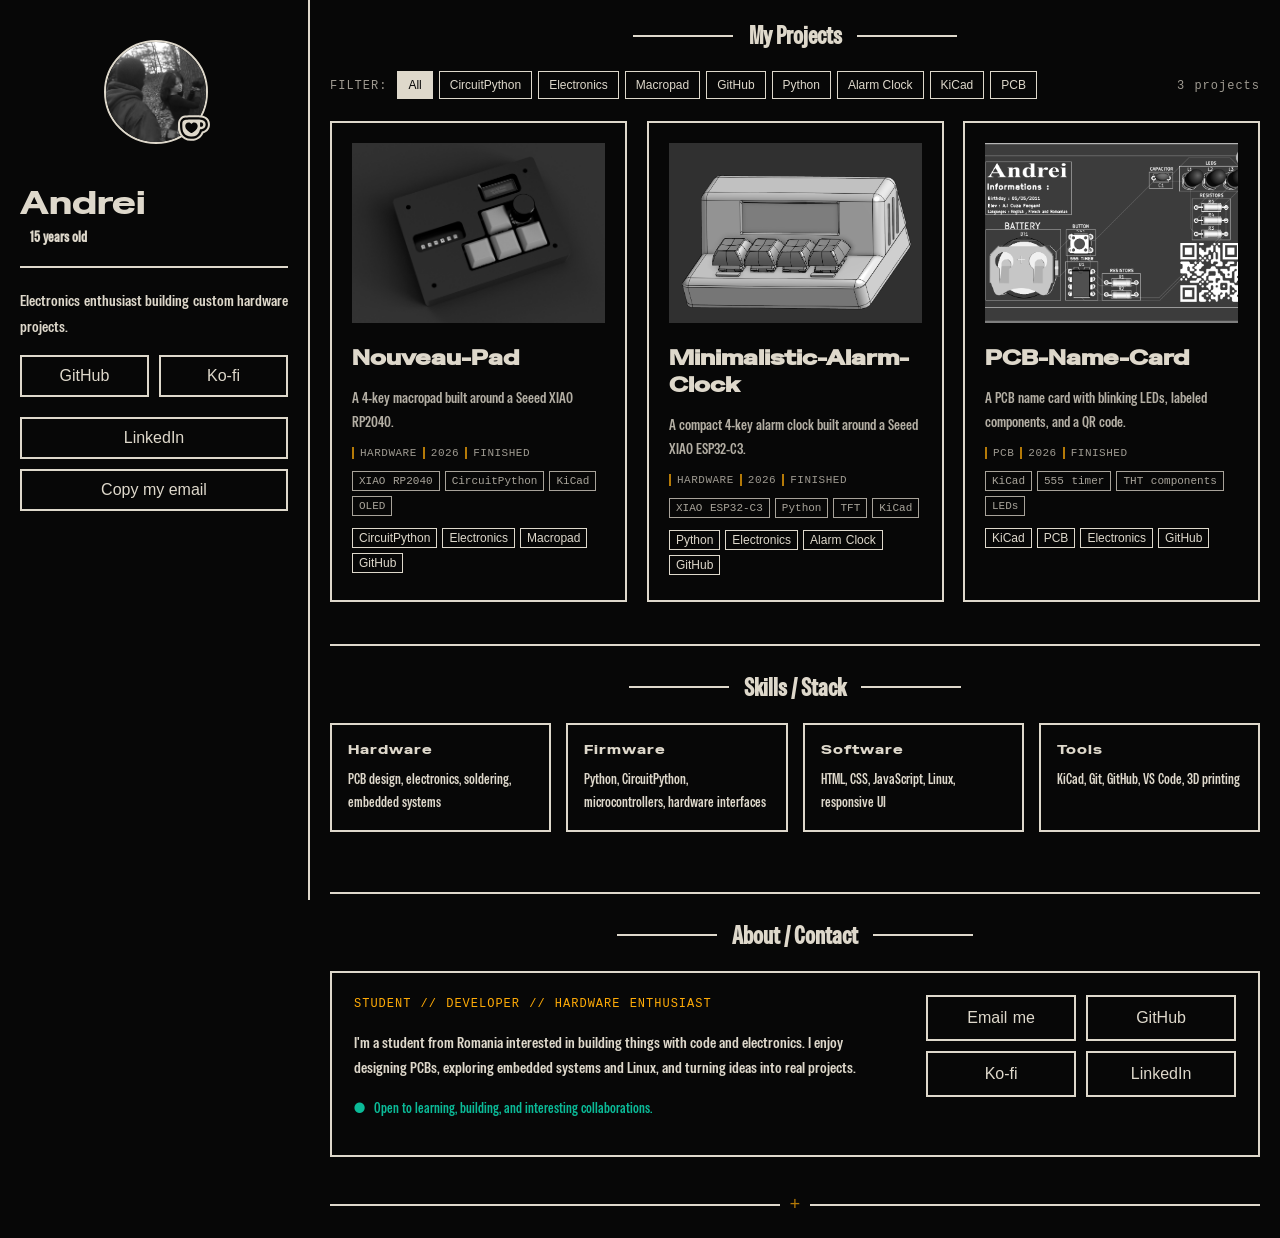
<file: index.html>
<!DOCTYPE html>
<html class="preload" lang="en">
<head>
    <meta charset="UTF-8">
    <meta name="viewport" content="width=device-width, initial-scale=1.0">
    <meta name="description" content="Andrei's portfolio: electronics projects and hardware builds.">
    <link rel="canonical" href="https://andreibaciu.me/">
    
    <!-- Open Graph / Facebook -->
    <meta property="og:type" content="website">
    <meta property="og:url" content="https://andreibaciu.me/">
    <meta property="og:title" content="Andrei's Portfolio">
    <meta property="og:description" content="Andrei's electronics projects and hardware builds.">
    <meta property="og:image" content="https://andreibaciu.me/assets/images/embed.png">

    <!-- Twitter -->
    <meta property="twitter:card" content="summary_large_image">
    <meta property="twitter:url" content="https://andreibaciu.me/">
    <meta property="twitter:title" content="Andrei's Portfolio">
    <meta property="twitter:description" content="Andrei's electronics projects and hardware builds.">
    <meta property="twitter:image" content="https://andreibaciu.me/assets/images/embed.png">

    <link rel="icon" href="favicon.png" type="image/png">

        <!-- Inline styling to prevent layout glitches while page loads -->
        <style>
            /* Hide page immediately; will be removed on window.load */
            html.preload body {
                opacity: 0;
                pointer-events: none;
            }
            /* Smooth fade when removing the preload class */
            body {
                transition: opacity 250ms ease-in-out;
                opacity: 1;
            }
        </style>
    <!-- Preconnect to font provider for faster font load -->
    <link rel="preconnect" href="https://fonts.googleapis.com">
    <link rel="preconnect" href="https://fonts.gstatic.com" crossorigin>
    <!-- Load Google Fonts -->
    <link href="https://fonts.googleapis.com/css2?family=Special+Gothic+Condensed+One&family=Special+Gothic+Expanded+One&display=swap" rel="stylesheet">
    <!-- Preload main stylesheets to reduce render-blocking -->
    <link rel="preload" href="assets/css/base.css" as="style" onload="this.rel='stylesheet'">
    <link rel="preload" href="assets/css/layout.css" as="style" onload="this.rel='stylesheet'">
    <link rel="preload" href="assets/css/components.css" as="style" onload="this.rel='stylesheet'">
    <link rel="preload" href="assets/css/effects.css" as="style" onload="this.rel='stylesheet'">
    <link rel="preload" href="assets/css/project-detail.css" as="style" onload="this.rel='stylesheet'">
    <link rel="preload" href="assets/css/gallery.css" as="style" onload="this.rel='stylesheet'">
    <noscript>
        <link rel="stylesheet" href="assets/css/base.css">
        <link rel="stylesheet" href="assets/css/layout.css">
        <link rel="stylesheet" href="assets/css/components.css">
        <link rel="stylesheet" href="assets/css/effects.css">
        <link rel="stylesheet" href="assets/css/project-detail.css">
        <link rel="stylesheet" href="assets/css/gallery.css">
    </noscript>
    <!-- Preload above-the-fold profile image -->
    <link rel="preload" href="assets/images/pfp400x400.jpg?v=aa96515" as="image">
    <!-- Preload star images for scroller -->
    <link rel="prefetch" href="assets/star.svg" as="image">
    <link rel="prefetch" href="assets/starW.svg" as="image">
</head><body>
    <div class="sidebar">
    <div class="pfp-wrap">
        <div class="pfp-stage">
            <img src="assets/images/pfp400x400.jpg?v=aa96515" alt="Profile Picture" class="pfp" width="100" height="100" loading="eager" decoding="async" tabindex="0" role="button" aria-label="Profile picture — click to reveal favorite albums">
            <div class="crate-left" tabindex="0" role="button" aria-label="Previous album" aria-hidden="true"></div>
            <div class="crate-right" tabindex="0" role="button" aria-label="Next album" aria-hidden="true"></div>
            <div class="crate-front" tabindex="0" role="button" aria-label="Open current album on Spotify" aria-hidden="true"></div>
            <button type="button" class="crate-close" aria-label="Return to profile picture">
                <svg viewBox="0 0 24 24" fill="none" stroke="currentColor" stroke-width="2" width="12" height="12"><path d="M19 12H5M12 19l-7-7 7-7"></svg>
            </button>
            <a class="sidebar-ko-fi" id="kofi-trigger" href="https://ko-fi.com/andreibaciu" target="_blank" rel="noopener noreferrer" aria-label="Support me on Ko-fi" title="Support me on Ko-fi">
                <svg aria-hidden="true" class="sidebar-ko-fi-icon" viewBox="0 0 241 194" fill="none" xmlns="http://www.w3.org/2000/svg">
                    <path class="kofi-layer-shell" d="M96.1344 193.911C61.1312 193.911 32.6597 178.256 15.9721 149.829C1.19788 124.912 -0.00585938 97.9229 -0.00585938 67.7662C-0.00585938 49.8876 5.37293 34.3215 15.5413 22.7466C24.8861 12.1157 38.1271 5.22907 52.8317 3.35378C70.2858 1.14271 91.9848 0.958984 114.545 0.958984C151.259 0.958984 161.63 1.4088 176.075 2.85328C195.29 4.76026 211.458 11.932 222.824 23.5955C234.368 35.4428 240.469 51.2624 240.469 69.3627V72.9994C240.469 103.885 219.821 129.733 191.046 136.759C188.898 141.827 186.237 146.871 183.089 151.837L183.006 151.964C172.869 167.632 149.042 193.918 103.401 193.918H96.1281L96.1344 193.911Z"/>
                    <path class="kofi-layer-shell" d="M174.568 17.9772C160.927 16.6151 151.38 16.1589 114.552 16.1589C90.908 16.1589 70.9008 16.387 54.7644 18.4334C33.3949 21.164 15.2058 37.5285 15.2058 67.7674C15.2058 98.0066 16.796 121.422 29.0741 142.107C42.9425 165.751 66.1302 178.707 96.1412 178.707H103.414C140.242 178.707 160.25 159.156 170.253 143.698C174.574 136.874 177.754 130.058 179.801 123.234C205.947 120.96 225.27 99.3624 225.27 72.9941V69.3577C225.27 40.9432 206.631 21.164 174.574 17.9772H174.568Z"/>
                    <path class="kofi-layer-core" d="M15.1975 67.7674C15.1975 37.5285 33.3866 21.164 54.7559 18.4334C70.8987 16.387 90.906 16.1589 114.544 16.1589C151.372 16.1589 160.919 16.6151 174.559 17.9772C206.617 21.1576 225.255 40.937 225.255 69.3577V72.9941C225.255 99.3687 205.932 120.966 179.786 123.234C177.74 130.058 174.559 136.874 170.238 143.698C160.235 159.156 140.228 178.707 103.4 178.707H96.1264C66.1155 178.707 42.9277 165.751 29.0595 142.107C16.7814 121.422 15.1912 98.4563 15.1912 67.7674"/>
                    <path class="kofi-layer-shell" d="M32.2469 67.9899C32.2469 97.3168 34.0654 116.184 43.6127 133.689C54.5225 153.924 74.3018 161.653 96.8117 161.653H103.857C133.411 161.653 147.736 147.329 155.693 134.829C159.558 128.462 162.966 121.417 164.784 112.547L166.147 106.864H174.332C192.521 106.864 208.208 92.09 208.208 73.2166V69.8082C208.208 48.6669 195.024 37.5228 172.058 34.7987C159.102 33.6646 151.372 33.2084 114.538 33.2084C89.7602 33.2084 72.0272 33.4364 58.6152 35.4828C39.7483 38.2134 32.2407 48.8951 32.2407 67.9899"/>
                    <path class="kofi-layer-core" d="M166.158 83.6801C166.158 86.4107 168.204 88.4572 171.841 88.4572C183.435 88.4572 189.802 81.8619 189.802 70.9523C189.802 60.0427 183.435 53.2195 171.841 53.2195C168.204 53.2195 166.158 55.2657 166.158 57.9963V83.6866V83.6801Z"/>
                    <path class="kofi-layer-heart" d="M54.5321 82.3198C54.5321 95.732 62.0332 107.326 71.5807 116.424C77.9478 122.562 87.9515 128.93 94.7685 133.022C96.8147 134.157 98.8611 134.841 101.136 134.841C103.866 134.841 106.134 134.157 107.959 133.022C114.782 128.93 124.779 122.562 130.919 116.424C140.694 107.332 148.195 95.7383 148.195 82.3198C148.195 67.7673 137.286 54.8115 121.599 54.8115C112.28 54.8115 105.912 59.5882 101.136 66.1772C96.8147 59.582 90.2259 54.8115 80.9001 54.8115C64.9855 54.8115 54.5256 67.7673 54.5256 82.3198"/>
                </svg>
            </a>
        </div>
        <p class="crate-caption" aria-live="polite"></p>
    </div>
        <div class="name-section">
            <h1>Andrei</h1>
            <h2><span id="age">15 years old</span></h2>
        </div>
        <hr class="divider">
        <p>Electronics enthusiast building custom hardware projects.</p>
        <div class="socials">
            <div class="social-row">
                <a href="https://github.com/iloveadrenaline" class="large" target="_blank" rel="noopener noreferrer">GitHub</a>
                <a href="https://ko-fi.com/andreibaciu" class="large" target="_blank" rel="noopener noreferrer">Ko-fi</a>
            </div>
            <a href="https://www.linkedin.com/in/baciu-andrei-28496a446/" class="large" target="_blank" rel="noopener noreferrer">LinkedIn</a>
            <button type="button" class="copy-email large" id="copy-email" data-email="baciuandrei901@gmail.com" aria-describedby="copy-email-status">Copy my email</button>
            <span id="copy-email-status" class="sr-only" aria-live="polite"></span>
        </div>
    </div>
    <div class="main" id="main-content">
        <section class="projects">
            <div class="title-container">
                <hr class="line left">
                <h2>My Projects</h2>
                <hr class="line right">
            </div>
            <div id="dynamic-content">
                <!-- Content will be rendered here by app.js -->
            </div>
        </section>
        <section class="skills-panel" aria-labelledby="skills-title">
            <div class="title-container">
                <hr class="line left">
                <h2 id="skills-title">Skills / Stack</h2>
                <hr class="line right">
            </div>
            <div class="skills-grid">
                <div class="skills-group">
                    <h3>Hardware</h3>
                    <p>PCB design, electronics, soldering, embedded systems</p>
                </div>
                <div class="skills-group">
                    <h3>Firmware</h3>
                    <p>Python, CircuitPython, microcontrollers, hardware interfaces</p>
                </div>
                <div class="skills-group">
                    <h3>Software</h3>
                    <p>HTML, CSS, JavaScript, Linux, responsive UI</p>
                </div>
                <div class="skills-group">
                    <h3>Tools</h3>
                    <p>KiCad, Git, GitHub, VS Code, 3D printing</p>
                </div>
            </div>
        </section>
        <section class="contact-panel" id="contact" aria-labelledby="contact-title">
            <div class="title-container">
                <hr class="line left">
                <h2 id="contact-title">About / Contact</h2>
                <hr class="line right">
            </div>
            <div class="contact-grid">
                <div class="contact-about">
                    <p class="contact-kicker">STUDENT // DEVELOPER // HARDWARE ENTHUSIAST</p>
                    <p>I'm a student from Romania interested in building things with code and electronics. I enjoy designing PCBs, exploring embedded systems and Linux, and turning ideas into real projects.</p>
                    <p class="contact-status"><span aria-hidden="true">●</span> Open to learning, building, and interesting collaborations.</p>
                </div>
                <div class="contact-actions" aria-label="Contact links">
                    <a href="mailto:baciuandrei901@gmail.com" class="contact-action">Email me</a>
                    <a href="https://github.com/iloveadrenaline" class="contact-action" target="_blank" rel="noopener noreferrer">GitHub</a>
                    <a href="https://ko-fi.com/andreibaciu" class="contact-action" target="_blank" rel="noopener noreferrer">Ko-fi</a>
                    <a href="https://www.linkedin.com/in/baciu-andrei-28496a446/" class="contact-action" target="_blank" rel="noopener noreferrer">LinkedIn</a>
                </div>
            </div>
        </section>
        <footer tabindex="0" role="button" aria-label="Portfolio footer secret">
            <span class="line"></span>
            <span class="footer-secret-mark" aria-hidden="true">+</span>
            <span class="line"></span>
        </footer>
        
        <!-- ✦ NERDY HIDDEN DIAGNOSTICS DASHBOARD ✦ -->
        <div id="nerdy-dashboard" class="nerdy-dashboard" hidden></div>
        <div id="footer-secret-message" class="footer-secret-message" role="status" aria-live="polite" hidden></div>
    </div>
    <script src="assets/js/utils.js" defer></script>
    <script src="assets/js/config.js" defer></script>
    <script src="assets/js/effects.js" defer></script>
    <script src="assets/js/interactions.js" defer></script>
    <script src="assets/js/features.js" defer></script>
    <script src="assets/js/main.js" defer></script>
    <script src="assets/js/gallery.js" defer></script>
    <script src="assets/js/app.js" defer></script>
</body>
</html>
</file>
<file: assets/css/base.css>
/* CSS Variables and Base Styles */
:root {
  --background: #070707;
  --disabled: #6a6965;
  --primary: #DED8CB;
  --accent: #FFAB07;
  --star-image: url("../star.svg");

  --mobile-breakpoint: 885px;
}

/* Page base */
html, body {
  height: 100%;
}

body {
  font-family: Arial, sans-serif;
  margin: 0;
  padding: 0;
  background-color: var(--background);
  color: var(--primary);
  cursor: url('../cursors/handopen.svg') 10 5, auto;
  touch-action: manipulation;
  transition: opacity 250ms ease-in-out;
  opacity: 1;
  overflow-x: hidden;
  word-spacing: 1px;
}

body.grabbing {
  cursor: url('../cursors/handgrabbing.svg') 10 5, auto !important;
}

/* Preload state */
html.preload body {
  opacity: 0;
  pointer-events: none;
}

/* Typography */
p {
  line-height: 1.6;
  font-family: "Special Gothic Condensed One", sans-serif;
  font-weight: 160;
  text-align: left;
  word-spacing: 1px;
}

h1 {
  font-family: "Special Gothic Expanded One", sans-serif;
  font-weight: 400;
  margin: 0;
  word-spacing: normal;
}

h2 {
  margin: 0;
  font-family: "Special Gothic Condensed One", sans-serif;
  word-spacing: 1px;
}

/* Custom cursors */
a, [role="button"] {
  cursor: url('../cursors/handpointing.svg') 10 5, pointer;
}

/* Selection */
::selection {
  background: var(--accent);
  color: var(--background);
}

.sr-only {
  position: absolute;
  width: 1px;
  height: 1px;
  padding: 0;
  margin: -1px;
  overflow: hidden;
  clip: rect(0, 0, 0, 0);
  white-space: nowrap;
  border: 0;
}
</file>
<file: assets/css/layout.css>
/* Layout */
.sidebar {
  width: 310px;
  height: 100vh;
  background-color: var(--background);
  color: var(--primary);
  padding: 20px;
  box-sizing: border-box;
  position: fixed;
  left: 0;
  top: 0;
  border-right: 2px solid var(--primary);
  transition: border-color 220ms ease, box-shadow 220ms ease;
}

.sidebar:hover,
.sidebar:focus-within {
  border-color: var(--accent);
  box-shadow: 6px 0 0 rgba(255, 171, 7, 0.14);
}

.sidebar p {
  text-align: justify;
}

.main {
  margin-left: 310px;
  padding: 20px;
  background-color: var(--background);
  color: var(--primary);
  display: flex;
  flex-direction: column;
  min-height: calc(100vh - 40px);
}

/* Footer */
footer {
  text-align: center;
  padding: 20px 0 0 0;
  margin-top: auto;
  font-size: 14px;
  display: flex;
  align-items: center;
  justify-content: center;
  background-color: var(--background);
  color: var(--primary);
  gap: 10px;
}

.line {
  flex: 1;
  height: 2px;
  background: var(--primary);
}

.footer-secret-mark {
  color: var(--accent);
  font-family: monospace;
  font-size: 18px;
  opacity: 0.7;
  transition: transform 180ms ease, opacity 180ms ease;
}

footer:hover .footer-secret-mark,
footer:focus-visible .footer-secret-mark {
  opacity: 1;
  transform: rotate(90deg) scale(1.3);
}

footer:focus-visible {
  outline: 2px solid var(--accent);
  outline-offset: 4px;
}

.footer-secret-message {
  width: fit-content;
  max-width: 100%;
  margin: 12px auto 0;
  padding: 10px 14px;
  border: 2px solid var(--accent);
  color: var(--accent);
  background: var(--background);
  font: 12px monospace;
  opacity: 0;
  transform: translateY(8px) scale(0.96);
  transition: opacity 220ms ease, transform 220ms ease;
}

.footer-secret-message.is-visible {
  opacity: 1;
  transform: translateY(0) scale(1);
}

@media (prefers-reduced-motion: reduce) {
  .sidebar {
    transition: none;
  }

  .footer-secret-mark,
  .footer-secret-message {
    transition: none;
  }
}

/* Mobile Layout */
@media (max-width: 885px) {
  .sidebar {
    width: 100%;
    height: auto;
    padding-bottom: 20px;
    position: static;
    border-right: none;
  }

  .main {
    margin-left: 0;
    padding-left: 16px;
    padding-right: 16px;
    padding-top: 0;
    min-height: auto;
  }

  footer {
    left: 0;
    margin-top: 20px;
  }

  .footer-secret-message {
    margin-left: 16px;
    margin-right: 16px;
    text-align: center;
  }
}
/* 𝕲 // 𝕭 Typography & Haptic Cleanups */
.gb {
  margin: 0 10px;
  font-size: 24px;
  user-select: none;
  -webkit-user-select: none;
  -moz-user-select: none;
  cursor: url('../cursors/handpointing.svg') 10 5, pointer; /* Direct blueprint cursor link */
  transition: transform 100ms ease;
}

.gb:active {
  transform: scale(0.95);
}

/* Telemetry Dashboard - Strict Minimalist System Dump */
.nerdy-dashboard {
  padding: 25px 0 10px 0;
  background-color: var(--background);
  color: var(--primary);
}

.nerdy-dashboard h3 {
  font-family: "Special Gothic Expanded One", sans-serif;
  font-weight: 400;
  font-size: 0.95rem;
  margin: 0 0 25px 0;
  letter-spacing: 1.5px;
  color: var(--primary); /* Removed orange accent highlight entirely */
}

.nerdy-grid {
  display: grid;
  grid-template-columns: repeat(auto-fit, minmax(240px, 1fr));
  gap: 25px;
}

.nerdy-card {
  /* Removed layout box borders to make it look like a continuous console report stream */
  background: transparent; 
}

.nerdy-card h4 {
  font-family: "Special Gothic Expanded One", sans-serif;
  font-weight: 400;
  margin: 0 0 8px 0;
  font-size: 0.75rem;
  letter-spacing: 1px;
  color: var(--primary);
  opacity: 0.5;
}

.nerdy-card p {
  margin: 0;
  font-family: monospace; /* Pure unformatted system monospace string outputs */
  font-size: 0.85rem;
  line-height: 1.6;
  color: var(--primary);
}

.nerdy-clear-btn {
  margin-top: 25px;
  padding: 10px 18px;
  background: transparent;
  border: 2px solid var(--primary);
  color: var(--primary);
  font-family: monospace;
  font-size: 0.8rem;
  letter-spacing: 1px;
  cursor: pointer;
  transition: background 0.2s ease, color 0.2s ease;
}

.nerdy-clear-btn:hover {
  background: var(--primary);
  color: var(--background);
}

.nerdy-clear-btn:disabled {
  opacity: 0.4;
  cursor: not-allowed;
}
</file>
<file: assets/css/components.css>
/* Profile Picture / Album Crate */
.pfp-wrap {
  margin: 20px auto;
  width: 100px;
  display: flex;
  flex-direction: column;
  align-items: center;
  user-select: none;
  -webkit-user-select: none; /* Safari/older iOS still need the prefix */
  -webkit-touch-callout: none; /* stops the iOS long-press "copy/select" menu on the image itself */

}

.pfp-stage {
  position: relative;
  width: 100px;
  height: 100px;
}

.pfp {
  display: block;
  width: 100px;
  height: 100px;
  border: 2px solid var(--primary);
  border-radius: 50%;
  object-fit: cover;
  position: absolute;
  left: 0;
  top: 0;
  z-index: 5;
  transition: opacity 0.3s ease, border-radius 0.3s ease;
  -webkit-tap-highlight-color: transparent;
}

.pfp[role="button"] {
  cursor: url('../cursors/handpointing.svg') 10 5, pointer;
  outline: none;
}

.pfp:focus {
  box-shadow: 0 0 0 4px rgba(255, 171, 7, 0.12);
}

.crate-front,
.crate-left,
.crate-right {
  position: absolute;
  box-sizing: border-box;
  top: 5px;
  left: 5px;
  width: 90px;
  height: 90px;
  border: 2px solid var(--primary);
  background-color: var(--disabled);
  background-size: cover;
  background-position: center;
  cursor: url('../cursors/handpointing.svg') 10 5, pointer;
  opacity: 0;
  pointer-events: none;
  transition: opacity 0.3s ease, left 0.35s cubic-bezier(0.22, 1, 0.36, 1), right 0.35s cubic-bezier(0.22, 1, 0.36, 1), filter 0.2s ease;
  -webkit-tap-highlight-color: transparent;
}

.crate-left::after,
.crate-right::after {
  content: '';
  position: absolute;
  top: 50%;
  width: 7px;
  height: 7px;
  border-top: 2px solid var(--primary);
  border-right: 2px solid var(--primary);
  opacity: 0.6;
  pointer-events: none;
  transition: opacity 0.2s ease;
}

.crate-left::after {
  right: 6px;
  transform: translateY(-50%) rotate(-135deg);
}

.crate-right::after {
  left: 6px;
  transform: translateY(-50%) rotate(45deg);
}

.crate-left:hover::after,
.crate-right:hover::after {
  opacity: 1;
}

.crate-front {
  top: 0;
  left: 0;
  width: 100px;
  height: 100px;
  z-index: 4;
}

.crate-left {
  z-index: 3;
  filter: grayscale(100%);
  transition: transform 0.25s ease, opacity 0.25s ease;
}

.crate-right {
  left: auto;
  right: 5px;
  z-index: 3;
  filter: grayscale(100%);
  transition: transform 0.25s ease, opacity 0.25s ease;
}

.pfp-stage.is-dealt .pfp {
  opacity: 0;
  border-radius: 0;
  pointer-events: none;
}

.pfp-stage.is-dealt .crate-front {
  opacity: 1;
  pointer-events: auto;
}

.pfp-stage.is-dealt .crate-left {
  opacity: 0.6;
  left: -18px;
  pointer-events: auto;
}

.pfp-stage.is-dealt .crate-right {
  opacity: 0.6;
  right: -18px;
  pointer-events: auto;
}

.crate-left:hover,
.crate-left:focus-visible {
  filter: grayscale(40%);
  transform: translateX(-6px) rotate(-4deg);

}
.crate-right:hover,
.crate-right:focus-visible {
  filter: grayscale(40%);
  transform: translateX(6px) rotate(4deg);
}

.crate-front:focus-visible,
.crate-left:focus-visible,
.crate-right:focus-visible {
  outline: 2px solid var(--accent);
  outline-offset: 2px;
}

.crate-close {
  position: absolute;
  left: -30px;
  bottom: -30px;
  width: 24px;
  height: 24px;
  padding: 0;
  display: inline-flex;
  align-items: center;
  justify-content: center;
  background: var(--background);
  border: 2px solid var(--primary);  
  color: var(--primary);
  cursor: url('../cursors/handpointing.svg') 10 5, pointer;
  opacity: 0;
  pointer-events: none;
  transition: opacity 0.2s ease, color 0.2s ease, border-color 0.2s ease;
  z-index: 10;
  -webkit-tap-highlight-color: transparent;
}

.pfp-stage.is-dealt .crate-close {
  opacity: 1;
  pointer-events: auto;
}

.pfp-stage.is-dealt .sidebar-ko-fi {
  right: -36px;
  bottom: -36px;
}

.crate-close:hover,
.crate-close:focus-visible {
  color: var(--accent);
  border-color: var(--accent);
  outline: none;
}

.crate-caption {
  margin: 8px 0 0;
  font-family: "Special Gothic Condensed One", sans-serif;
  font-size: 11px;
  letter-spacing: 1px;
  color: var(--primary);
  opacity: 0;
  text-align: center;
  min-height: 14px;
  transition: opacity 0.2s ease;
}

.crate-caption.is-visible {
  opacity: 0.6;
}

/* Sidebar Content */
.name-section h1 {
  width: fit-content;
}

.name-section h2 {
  display: flex;
  justify-content: space-between;
  align-items: center;
  margin-top: 5px;
}

#age {
  font-size: 14px;
  color: var(--primary);
  margin-left: 10px;
}

.divider {
  border: none;
  height: 2px;
  background: var(--primary);
  margin: 20px 0;
}

.socials a {
  display: block;
  color: var(--primary);
  text-decoration: none;
  padding: 10px;
  border: 2px solid var(--primary);
  text-align: center;
  transition: background 180ms ease, color 180ms ease, border-color 180ms ease, transform 180ms ease, box-shadow 180ms ease;
}

div.social-row,
a.large {
  margin: 0 0 10px 0;
}

.socials a:hover {
  background: transparent;
  color: var(--primary);
  border-color: var(--accent);
  transform: translateY(-2px) scale(1.015);
  box-shadow: 4px 4px 0 rgba(255, 171, 7, 0.18);
}

.socials a.copied {
  background: transparent;
  color: var(--primary);
  border-color: var(--accent);
}

.copy-email {
  display: block;
  width: 100%;
  margin: 0 0 10px;
  color: var(--primary);
  background: transparent;
  padding: 10px;
  border: 2px solid var(--primary);
  text-align: center;
  font: inherit;
  cursor: url('../cursors/handpointing.svg') 10 5, pointer;
  transition: background 180ms ease, color 180ms ease, border-color 180ms ease, transform 180ms ease, box-shadow 180ms ease;
}

.copy-email:hover,
.copy-email.copied {
  background: transparent;
  color: var(--primary);
  border-color: var(--accent);
  transform: translateY(-2px) scale(1.015);
  box-shadow: 4px 4px 0 rgba(255, 171, 7, 0.18);
}

.social-row {
  display: flex;
  gap: 10px;
}

.social-row a {
  flex: 1;
}

.contact-panel {
  margin-top: 42px;
  padding: 26px 0 18px;
  border-top: 2px solid var(--primary);
  scroll-margin-top: 20px;
}

.contact-grid {
  display: grid;
  grid-template-columns: minmax(0, 1.4fr) minmax(240px, 0.8fr);
  gap: 30px;
  border: 2px solid var(--primary);
  padding: 22px;
  transition: border-color 220ms ease, box-shadow 220ms ease, transform 220ms ease;
}

.contact-grid:hover,
.contact-grid:focus-within {
  border-color: var(--accent);
  box-shadow: 8px 8px 0 rgba(255, 171, 7, 0.12);
  transform: translateY(-2px);
}

.contact-kicker {
  color: var(--accent);
  font-family: monospace;
  font-size: 12px;
  letter-spacing: 1px;
  margin-top: 0;
}

.contact-status {
  color: #0bbb98;
  font-size: 14px;
}

.contact-status span {
  margin-right: 6px;
}

.contact-actions {
  display: grid;
  grid-template-columns: 1fr 1fr;
  gap: 10px;
  align-content: start;
}

.contact-action {
  border: 2px solid var(--primary);
  background: transparent;
  color: var(--primary);
  padding: 12px 10px;
  text-align: center;
  text-decoration: none;
  font: inherit;
  cursor: url('../cursors/handpointing.svg') 10 5, pointer;
  transition: background 180ms ease, color 180ms ease, border-color 180ms ease, transform 180ms ease, box-shadow 180ms ease;
}

.contact-action:hover,
.contact-action:focus-visible,
.contact-action.is-copied {
  background: transparent;
  color: var(--primary);
  border-color: var(--accent);
  transform: translateY(-2px);
  box-shadow: 4px 4px 0 rgba(255, 171, 7, 0.2);
}

@media (prefers-reduced-motion: reduce) {
  .socials a,
  .copy-email,
  .contact-grid {
    transition: none;
  }

  .socials a:hover,
  .copy-email:hover,
  .copy-email.copied,
  .contact-grid:hover,
  .contact-grid:focus-within {
    transform: none;
  }

  .project,
  .project-stack span,
  .skills-group,
  .contact-action {
    transition: none;
  }

  .project:hover .project-stack span,
  .project:focus-visible .project-stack span,
  .skills-group:hover,
  .skills-group:focus-within,
  .contact-action:hover,
  .contact-action:focus-visible,
  .contact-action.is-copied {
    transform: none;
  }
}

.skills-panel {
  margin-top: 42px;
  padding: 26px 0 18px;
  border-top: 2px solid var(--primary);
}

.skills-grid {
  display: grid;
  grid-template-columns: repeat(4, minmax(0, 1fr));
  gap: 15px;
}

.skills-group {
  border: 2px solid var(--primary);
  padding: 16px;
  transition: border-color 180ms ease, transform 180ms ease, box-shadow 180ms ease;
}

.skills-group:hover,
.skills-group:focus-within {
  border-color: var(--accent);
  transform: translateY(-3px);
  box-shadow: 6px 6px 0 rgba(255, 171, 7, 0.12);
}

.skills-group h3 {
  margin: 0 0 10px;
  font-family: "Special Gothic Expanded One", sans-serif;
  font-size: 0.8rem;
  font-weight: 400;
  letter-spacing: 1px;
}

.skills-group p {
  margin: 0;
  font-size: 0.9rem;
}

.tools-placeholder {
  flex: 1;
  display: block;
  font: inherit;
  color: var(--primary);
  background: transparent;
  padding: 10px;
  border: 2px dashed var(--primary);
  text-align: center;
  opacity: 0.5;
  cursor: not-allowed;
}

.webring-section {
  margin-top: 0px;
}

.webring-toggle {
  display: block;
  color: var(--primary);
  text-decoration: none;
  margin-bottom: 10px;
  padding: 10px;
  border: 2px solid var(--primary);
  text-align: center;
  background: none;
  cursor: pointer;
  width: 100%;
  font-family: inherit;
  font-size: inherit;
}

.webring-toggle:hover {
  background: var(--primary);
  color: var(--background);
}

.webring-content {
  display: none;
}

.sidebar-ko-fi {
  position: absolute;
  right: -6px;
  bottom: -4px;
  width: 32px;
  height: 32px;
  display: inline-flex;
  align-items: center;
  justify-content: center;
  color: var(--primary);
  text-decoration: none;
  transform-origin: center;
  transition: opacity 220ms cubic-bezier(0.16, 1, 0.3, 1), transform 220ms cubic-bezier(0.16, 1, 0.3, 1), border-color 220ms ease, right 0.3s cubic-bezier(0.22, 1, 0.36, 1), bottom 0.3s cubic-bezier(0.22, 1, 0.36, 1);
  z-index: 10;
}

.sidebar-ko-fi:hover,
.sidebar-ko-fi:focus-visible {
  opacity: 1;
  transform: translateY(-1px) scale(1.04);
  border-color: var(--primary);
}

.sidebar-ko-fi:active {
  transform: translateY(-1px) scale(1.04);
}

.sidebar-ko-fi-icon {
  width: 100%;
  height: 100%;
  display: block;
  transform-origin: center;
}

.sidebar-ko-fi-icon .kofi-layer-shell,
.sidebar-ko-fi-icon .kofi-layer-core,
.sidebar-ko-fi-icon .kofi-layer-heart {
  transition: fill 220ms cubic-bezier(0.16, 1, 0.3, 1);
}

.sidebar-ko-fi-icon .kofi-layer-shell {
  fill: #DED8CB;
}

.sidebar-ko-fi-icon .kofi-layer-core,
.sidebar-ko-fi-icon .kofi-layer-heart {
  fill: #070707;
}

.sidebar-ko-fi:hover .sidebar-ko-fi-icon .kofi-layer-shell,
.sidebar-ko-fi:focus-visible .sidebar-ko-fi-icon .kofi-layer-shell {
  fill: #FFFFFF;
}

.sidebar-ko-fi:hover .sidebar-ko-fi-icon .kofi-layer-heart,
.sidebar-ko-fi:focus-visible .sidebar-ko-fi-icon .kofi-layer-heart {
  fill: #FF5A16;
}

.kofi-widget-panel {
  position: fixed;
  right: 32px;
  bottom: 20px;
  width: min(420px, calc(100vw - 40px));
  max-height: 80vh;
  border: 2px solid var(--primary);
  background: var(--background);
  z-index: 20000;
  overflow: auto;
}

.kofi-widget-panel.is-loading {
  overflow: hidden;
  background: var(--background);
}

.kofi-widget-panel.is-loading::before {
  content: '';
  position: absolute;
  inset: 0;
  display: block;
  background: url('../kofi_symbol_original.svg') center / 86px 86px no-repeat;
  opacity: 0.88;
  animation: kofi-loader-pulse 1.15s ease-in-out infinite;
  pointer-events: none;
}

.kofi-widget-frame {
  border: none;
  width: 100%;
  padding: 4px 4px 1px 4px;
  box-sizing: border-box;
  height: 590px;
}

@keyframes kofi-loader-pulse {
  0%,
  100% {
    transform: scale(0.94);
    opacity: 0.55;
  }

  50% {
    transform: scale(1.04);
    opacity: 0.9;
  }
}

/* Mobile socials adjustments */
@media (max-width: 768px) {
  .sidebar-ko-fi {
    right: -4px;
    bottom: -2px;
    width: 32px;
    height: 32px;
  }

  .pfp-stage.is-dealt .sidebar-ko-fi {
    right: -38px;
    bottom: -34px;
  }

  .crate-close {
    width: 24px;
    height: 24px;
    left: -28px;
    bottom: -28px;
  }

  .kofi-widget-panel {
    left: 10px;
    right: 10px;
    bottom: 10px;
    width: auto;
    max-height: 85vh;
  }

  .kofi-widget-frame {
    height: min(590px, 82vh);
  }

  .socials .show-more-btn {
    display: block !important;
  }
}

@media (min-width: 769px) {
  .socials .show-more-btn {
    display: none;
  }
}

/* Projects */
.title-container {
  text-align: center;
  margin-bottom: 20px;
}

.title-container .line {
  display: inline-block;
  vertical-align: middle;
  width: 100px;
  height: 2px;
  border: none;
  margin: 0;
  background: var(--primary);
}

.title-container h2 {
  display: inline-block;
  vertical-align: middle;
  margin: 0 10px;
}

.project-grid {
  display: grid;
  grid-template-columns: repeat(auto-fit, minmax(280px, 1fr));
  gap: 20px;
}

.project-controls {
  display: flex;
  align-items: center;
  gap: 10px;
  margin-bottom: 20px;
  flex-wrap: wrap;
}

.project-controls-label,
.project-count {
  font-family: monospace;
  font-size: 12px;
  letter-spacing: 1px;
  opacity: 0.7;
}

.project-filters {
  display: flex;
  gap: 6px;
  overflow-x: auto;
  scrollbar-width: thin;
  padding-bottom: 2px;
}

.project-filter {
  flex: 0 0 auto;
  border: 1px solid var(--primary);
  background: transparent;
  color: var(--primary);
  padding: 6px 10px;
  font: inherit;
  font-size: 12px;
  cursor: url('../cursors/handpointing.svg') 10 5, pointer;
}

.project-filter:hover,
.project-filter.is-active {
  background: var(--primary);
  color: var(--background);
}

.project-count {
  margin-left: auto;
}

.project {
  background: var(--background);
  border: 2px solid var(--primary);
  overflow: hidden;
  cursor: url('../cursors/handpointing.svg') 10 5, pointer;
  position: relative;
  padding: 20px;
  transition: transform 0.3s cubic-bezier(0.25, 1, 0.5, 1), border-color 0.2s ease, box-shadow 0.2s ease;
  will-change: transform;
}

.project:hover,
.project.is-hovered {
  z-index: 5;
  border-color: var(--accent);
  box-shadow: 8px 8px 0 rgba(255, 171, 7, 0.16);
}

.project img {
  width: 100%;
  height: 180px;
  object-fit: cover;
  filter: grayscale(100%);
  transition: filter 0.3s ease;
  margin-bottom: 15px;
  display: block;
}

.project:hover img,
.project.is-hovered img {
  filter: none;
}

.project-logo {
  position: absolute;
  top: 10px;
  right: 10px;
  width: 40px;
  height: 40px;
  max-width: 40px;
  max-height: 40px;
  object-fit: contain;
  z-index: 1;
  pointer-events: none;
}

.in-progress-badge {
  position: absolute;
  top: 10px;
  left: 10px;
  background: var(--primary);
  color: var(--background);
  font-size: 11px;
  font-weight: bold;
  padding: 4px 8px;
  pointer-events: none;
  text-transform: uppercase;
  letter-spacing: 0.5px;
  z-index: 2;
}

.project h3 {
  font-family: "Special Gothic Expanded One", sans-serif;
  color: var(--primary);
  font-size: 1.3rem;
  margin-bottom: 8px;
}

.project p {
  font-family: "Special Gothic Condensed One", sans-serif;
  font-size: 0.95rem;
  opacity: 0.8;
  margin-bottom: 12px;
  word-spacing: 1px;
}

.project-card-meta {
  display: flex;
  flex-wrap: wrap;
  gap: 6px;
  margin: 0 0 12px;
  font-family: monospace;
  font-size: 11px;
  letter-spacing: 0.5px;
  text-transform: uppercase;
  opacity: 0.7;
}

.project-card-meta span {
  border-left: 2px solid var(--accent);
  padding-left: 6px;
}

.project-stack {
  display: flex;
  flex-wrap: wrap;
  gap: 5px;
  margin: 0 0 12px;
  font-family: monospace;
  font-size: 11px;
}

.project-stack span {
  border: 1px solid var(--primary);
  padding: 3px 6px;
  opacity: 0.75;
  transition: background 180ms ease, color 180ms ease, transform 180ms ease;
}

.project:hover .project-stack span,
.project:focus-visible .project-stack span {
  background: var(--primary);
  color: var(--background);
  transform: translateY(-2px);
}

.project:focus-visible {
  outline: 2px solid var(--accent);
  outline-offset: -2px;
}

body.scan-mode .project {
  animation: project-scan 0.9s steps(2, end) both;
}

body.scan-mode .project:nth-child(2n) {
  animation-delay: 120ms;
}

body.scan-mode .project:nth-child(3n) {
  animation-delay: 240ms;
}

@keyframes project-scan {
  0%,
  100% {
    filter: none;
    transform: translateY(0);
  }
  50% {
    filter: brightness(1.35);
    transform: translateY(-3px);
  }
}

.tags span, .tags a {
  display: inline-block;
  padding: 2px 6px;
  border: 1px solid var(--primary);
  margin-right: 5px;
  margin-bottom: 5px;
  font-size: 12px;
  text-decoration: none;
  color: var(--primary);
}

/* Mobile project grid */
@media (max-width: 768px) {
  .title-container {
    margin-bottom: 14px;
  }

  .title-container .line {
    width: 36px;
  }

  .project-grid {
    gap: 14px;
  }

  .project {
    padding: 16px;
  }

  .project-controls {
    align-items: flex-start;
    flex-direction: column;
    gap: 8px;
  }

  .project-filters {
    width: 100%;
  }

  .project-count {
    margin-left: 0;
  }

  .contact-grid {
    grid-template-columns: 1fr;
    gap: 18px;
    padding: 16px;
  }

  .skills-grid {
    grid-template-columns: 1fr 1fr;
    gap: 10px;
  }

  .skills-group {
    padding: 13px;
  }

  .contact-actions {
    grid-template-columns: 1fr;
  }

  .project-grid {
    grid-template-columns: 1fr;
  }

  .project img {
    height: 160px;
  }

  @media (prefers-reduced-motion: reduce) {
    *,
    *::before,
    *::after {
      scroll-behavior: auto !important;
      animation-duration: 0.01ms !important;
      animation-iteration-count: 1 !important;
      transition-duration: 0.01ms !important;
    }
  }
}

/* Tech Scroller Parent Box */
.tech-scroller {
  position: absolute;
  bottom: 0;
  left: 0;
  right: 0;
  height: 40px;
  background-color: var(--primary);
  color: var(--background);
  overflow: hidden;
  display: flex;
  align-items: center;
  font-family: "Special Gothic Condensed One", sans-serif;
  font-size: 16px;
  font-weight: 400;
  
  /* CRITICAL BOOST: Tells the browser this container will never affect 
     the layout or painting of the rest of the portfolio page */
  contain: layout paint; 
}

/* The Animated Text Inner Wrap */
.scroller-content {
  display: inline-block;
  white-space: nowrap;
  will-change: transform;
  transform: translate3d(0, 0, 0);
  backface-visibility: hidden;
  perspective: 1000px;

  /* ✦ THE ULTIMATE PERFORMANCE FIXES ✦ */
  -webkit-font-smoothing: antialiased;  /* Disables CPU subpixel font rendering */
  -moz-osx-font-smoothing: grayscale;   /* Forces clean grayscale smoothing for Firefox */
  text-rendering: optimizeSpeed;        /* Tells the layout engine to favor frame rates over micro-kerning */
}

/* Hard-Accelerated Infinite Keyframes */
@keyframes scroll-left {
  0% { 
    transform: translate3d(0, 0, 0); 
  }
  100% { 
    /* Shifting via 3D coordinates offloads 100% of the movement to the GPU */
    transform: translate3d(-50%, 0, 0); 
  }
}

.star {
  display: inline-block;
  width: 12px;
  height: 12px;
  background-image: var(--star-image);
  background-size: contain;
  background-repeat: no-repeat;
  margin: 0 8px;
}

/* Mobile adjustments for tech scroller */
@media (max-width: 800px) {
  .tech-scroller {
    position: static;
    left: auto;
    right: auto;
    height: 32px;
  }
}

/* Markdown text processing styles */
.project-content strong {
  font-weight: bold;
}

.project-content em {
  font-style: italic;
  color: var(--primary);
}

.project-content u {
  text-decoration: underline;
}

.project-content del {
  text-decoration: line-through;
  color: #888;
}

.project-content code {
  background-color: rgba(255, 255, 255, 0.1);
  padding: 2px 4px;
  border-radius: 3px;
  font-family: 'Courier New', monospace;
  font-size: 0.9em;
  color: var(--accent);
}

.project-content a {
  text-decoration: underline;
  text-decoration-color: var(--accent);
  color: var(--primary);
}

.project-content a:hover {
  color: var(--accent);
}

/* Error message box */
.error-box {
  border: 2px solid var(--primary);
  background: var(--background);
  color: var(--primary);
  padding: 40px;
  text-align: center;
  max-width: 600px;
  margin: 0 auto;
}

.error-box h2 {
  margin: 0 0 20px 0;
  color: #ff4444;
  font-family: "Special Gothic Condensed One", sans-serif;
  font-size: 2rem;
  letter-spacing: 2px;
}

.error-box p {
  margin: 0 0 15px 0;
  color: var(--primary);
}

.error-box small {
  color: #cc6666;
}
</file>
<file: assets/css/effects.css>
/* Effects */
@keyframes wobble {
  0% { transform: translateX(0) rotate(0deg); }
  15% { transform: translateX(-6px) rotate(-6deg); }
  30% { transform: translateX(6px) rotate(6deg); }
  45% { transform: translateX(-4px) rotate(-4deg); }
  60% { transform: translateX(4px) rotate(4deg); }
  100% { transform: translateX(0) rotate(0deg); }
}

@keyframes spin {
  from { transform: rotate(0deg); }
  to { transform: rotate(360deg); }
}

@keyframes bounce {
  0% { transform: translateY(0); }
  30% { transform: translateY(-18px); }
  50% { transform: translateY(0); }
  70% { transform: translateY(-8px); }
  100% { transform: translateY(0); }
}

.effect-wobble { animation: wobble 700ms cubic-bezier(.2, .9, .3, 1); }
.effect-spin { animation: spin 700ms ease-in-out; }
.effect-bounce { animation: bounce 650ms cubic-bezier(.2, .9, .3, 1); }

/* Ripple effect */
.pfp-wrap .ripple {
  position: absolute;
  border-radius: 50%;
  pointer-events: none;
  transform: translate(-50%, -50%) scale(0);
  background: radial-gradient(circle, rgba(255, 171, 7, 0.18) 0%, rgba(255, 171, 7, 0.06) 40%, rgba(255, 171, 7, 0) 70%);
  width: 20px;
  height: 20px;
  opacity: 0.95;
  animation: ripple 700ms ease-out forwards;
}

@keyframes ripple {
  to {
    transform: translate(-50%, -50%) scale(14);
    opacity: 0;
  }
}

.pfp.effect-active {
  box-shadow: 0 6px 18px rgba(0, 0, 0, 0.6), 0 0 0 4px rgba(255, 171, 7, 0.06);
}

/* Particles */
.particle {
  position: fixed;
  width: 4px;
  height: 4px;
  background: var(--accent);
  border-radius: 50%;
  pointer-events: none;
  animation: explode 1s ease-out forwards;
}

@keyframes explode {
  to {
    transform: translate(var(--tx), var(--ty));
    opacity: 0;
  }
}
</file>
<file: assets/css/project-detail.css>
/* Project Detail Page Styles - Matching Main Portfolio Design */

.project-detail {
  max-width: 1200px;
  margin: 0 auto;
  position: relative;
}

.project-header {
  margin-bottom: 40px;
  border: 2px solid var(--primary);
  padding: 40px;
  position: relative;
  background: var(--background);
  overflow: hidden;
}

.title-block {
  text-align: center;
}

.back-link {
  position: sticky;
  bottom: 20px;
  left: calc(50% + 155px);
  transform: translateX(-50%);
  color: var(--primary);
  text-decoration: none;
  font-weight: bold;
  padding: 12px 24px;
  font-family: "Special Gothic Condensed One", sans-serif;
  font-size: 0.9rem;
  letter-spacing: 2px;
  border: 2px solid var(--primary);
  background: var(--background);
  display: inline-flex;
  align-items: center;
  gap: 8px;
  z-index: 1000;
}

.back-link svg {
  vertical-align: middle;
}

.back-link:hover {
  background: var(--primary);
  color: var(--background);
}

.title-block h1 {
  font-size: clamp(1.75rem, 6vw, 4rem);
  margin: 40px 0 15px;
  color: var(--primary);
  font-family: "Special Gothic Expanded One", sans-serif;
  letter-spacing: 2px;
  text-align: center;
  word-break: break-word;
  overflow-wrap: break-word;
}

.project-subtitle {
  font-size: 1.1rem;
  color: var(--primary);
  opacity: 0.7;
  margin-bottom: 25px;
  font-family: "Special Gothic Condensed One", sans-serif;
  text-align: center;
  word-spacing: 1px;
}

.project-last-updated {
  font-size: 0.85rem;
  color: var(--primary);
  opacity: 0.4;
  margin: 30px 0 15px;
  font-family: "Special Gothic Condensed One", sans-serif;
  text-align: center;
}

.project-meta {
  display: flex;
  justify-content: center;
  gap: 15px;
  font-size: 0.85rem;
}

.project-meta span {
  background: transparent;
  color: var(--primary);
  padding: 6px 18px;
  font-weight: bold;
  font-family: "Special Gothic Condensed One", sans-serif;
  border: 2px solid var(--primary);
  letter-spacing: 1px;
}

.project-detail-stack {
  justify-content: center;
  margin: 18px 0;
}

.project-navigation {
  display: grid;
  grid-template-columns: 1fr auto 1fr;
  align-items: center;
  gap: 12px;
  margin-top: 24px;
}

.project-navigation .back-link {
  position: static;
  transform: none;
  margin: 0;
}

.project-navigation-link {
  color: var(--primary);
  border: 2px solid var(--primary);
  padding: 10px 14px;
  text-decoration: none;
  font-family: "Special Gothic Condensed One", sans-serif;
  text-align: center;
}

.project-navigation-link:hover,
.project-navigation-link:focus-visible {
  background: var(--primary);
  color: var(--background);
}

.project-navigation-link:last-child {
  justify-self: end;
}

.project-links {
  display: flex;
  gap: 15px;
  align-items: center;
  justify-content: center;
}

.project-links a {
  color: var(--background);
  text-decoration: none;
  padding: 12px 20px;
  border: 2px solid var(--primary);
  background: var(--primary);
  font-family: "Special Gothic Condensed One", sans-serif;
  font-size: 0.9rem;
  letter-spacing: 1px;
  font-weight: bold;
}

.project-links a:hover {
  background: var(--background);
  color: var(--primary);
}

.project-status {
  color: #0bbb98;
  font-weight: bold;
  font-family: "Special Gothic Condensed One", sans-serif;
  font-size: 0.9rem;
  letter-spacing: 1px;
  padding: 8px 16px;
  border: 1px solid #0bbb98;
  background: rgba(11, 187, 152, 0.1);
  display: inline-block;
  width: fit-content;
}

.project-status.in-progress {
  color: var(--accent);
  border-color: var(--accent);
  background: rgba(255, 171, 7, 0.08);
}

/* Manual gallery strip — replaces the old autoplay hero carousel */

.gallery-strip {
  display: grid;
  grid-template-columns: repeat(auto-fill, minmax(160px, 1fr));
  gap: 12px;
  margin-bottom: 40px;
}

.gallery-strip-item,
.gallery-strip-more {
  border: 2px solid var(--primary);
  aspect-ratio: 4 / 3;
  overflow: hidden;
  display: block;
  position: relative;
  text-decoration: none;
  cursor: url('../cursors/handpointing.svg') 10 5, pointer;
}

.gallery-strip-item img {
  width: 100%;
  height: 100%;
  object-fit: cover;
  filter: grayscale(100%);
  transition: filter 0.1s ease, transform 0.3s ease;
  display: block;
}

.gallery-strip-item:hover img {
  filter: none;
  /*transform: scale(1.01);*/
}

.gallery-strip-more {
  display: flex;
  align-items: center;
  justify-content: center;
  color: var(--primary);
  font-family: "Special Gothic Expanded One", sans-serif;
  font-size: 1.3rem;
  background: var(--background);
}

.gallery-strip-more:hover {
  background: var(--primary);
  color: var(--background);
}

/* Slim right-edge "tick marks" section nav.
   .side-toc is itself a full-height strip hugging the right edge, so hovering
   anywhere near the edge of the screen — not just the thin tick line — reveals
   every section name at once. */

.side-toc {
  position: fixed;
  top: 0;
  right: 0;
  height: 100%;
  width: 90px;
  box-sizing: border-box;
  padding-right: 10px;
  display: flex;
  flex-direction: column;
  align-items: flex-end;
  justify-content: center;
  gap: 16px;
  z-index: 50;
  pointer-events: none;
}

.side-toc-tick {
  position: relative;
  display: flex;
  align-items: center;
  justify-content: flex-end;
  width: 2px;
  height: 2px;
  background: var(--primary);
  opacity: 0.4;
  text-decoration: none;
  transition: all 0.2s ease;
  pointer-events: auto;
}

.side-toc-tick:focus-visible,
.side-toc-tick.is-active {
  opacity: 1;
  width: 2px;
  background: var(--accent);
}

.side-toc-label {
  position: absolute;
  right: 16px;
  white-space: nowrap;
  background: var(--background);
  border: 2px solid var(--primary);
  color: var(--primary);
  padding: 4px 10px;
  font-family: "Special Gothic Condensed One", sans-serif;
  font-size: 0.75rem;
  letter-spacing: 1px;
  opacity: 0;
  transform: translateX(6px);
  pointer-events: none;
  transition: all 0.2s ease;
}

.side-toc.edge-hover .side-toc-tick.is-active .side-toc-label,
.side-toc-tick:focus-visible .side-toc-label {
  opacity: 1;
  transform: translateX(0);
}

.side-toc-tick.is-active {
  color: var(--accent);
  border-color: var(--accent);
}

.side-toc-label {
  color: var(--primary);
  border-color: var(--primary);
}

@media (max-width: 900px) {
  .side-toc {
    display: none;
  }
}

.project-hero img {
  height: auto;
  border: 2px solid var(--primary);
}

.project-content {
  display: grid;
  gap: 40px;
}

/* Grid Groups */
.features-grid, .philosophy-grid, .roadmap, .specializations-grid, .quality-grid, .builds-showcase, .benefits-list {
  display: grid;
  grid-template-columns: repeat(auto-fit, minmax(300px, 1fr));
  gap: 20px;
  margin-top: 20px;
}

.specs-grid, .tech-stack {
  display: grid;
  grid-template-columns: repeat(auto-fit, minmax(300px, 1fr));
  gap: 30px;
  margin-top: 20px;
}

.ux-features, .links-grid, .process-timeline, .expertise-areas {
  display: grid;
  grid-template-columns: repeat(auto-fit, minmax(250px, 1fr));
  gap: 20px;
  margin-top: 20px;
}

.gallery-grid {
  display: grid;
  grid-template-columns: repeat(2, 1fr);
  gap: 25px;
  margin-top: 30px;
}

.challenges-list {
  display: grid;
  gap: 20px;
  margin-top: 20px;
}

.project-section {
  background: var(--background);
  padding: 30px;
  border: 2px solid var(--primary);
}

.project-section h2 {
  margin-bottom: 20px;
  font-size: 2rem;
}

.project-section p {
  font-family: "Special Gothic Condensed One", sans-serif;
  line-height: 1.6;
  text-align: justify;
  font-size: 1.1rem;
  word-spacing: 1px;
}

/* Highlight Box for special content */
.highlight-box {
  background: var(--background);
  border: 2px solid var(--primary);
  border-left: 4px solid var(--primary);
  padding: 20px;
  margin: 20px 0;
  position: relative;
}

.highlight-box p {
  margin: 0;
  font-weight: bold;
  color: var(--primary);
}

.highlight-box p strong {
  color: var(--primary);
}

/* Card Groups */
.feature-card, .philosophy-card, .spec-group, .tech-category, .roadmap-phase, .ux-item, .link-card, .specialization-card, .process-step, .quality-item, .build-card, .expertise-category, .benefit {
  background: var(--background);
  padding: 20px;
  border: 2px solid var(--primary);
  transition: transform 0.3s ease;
}

.feature-card:hover, .philosophy-card:hover, .spec-group:hover, .tech-category:hover, .roadmap-phase:hover, .ux-item:hover, .link-card:hover, .specialization-card:hover, .process-step:hover, .quality-item:hover, .build-card:hover, .expertise-category:hover, .benefit:hover {
  transform: translateY(-5px);
  border-color: var(--primary);
  opacity: 0.8;
}

.link-card {
  text-decoration: none;
  color: var(--primary);
  transition: all 0.3s ease;
  display: block;
}

.challenge {
  background: var(--background);
  padding: 20px;
  border: 2px solid var(--primary);
  border-left: 4px solid var(--primary);
  transition: transform 0.3s ease;
}

.challenge:hover {
  transform: translateY(-5px);
  border-color: var(--primary);
  opacity: 0.8;
}

/* Heading Groups */
.project-section h2, .feature-card h3, .philosophy-card h3, .spec-group h3, .tech-category h3, .timeline-content h4, .roadmap-phase h4, .ux-item h4, .challenge h4, .link-card h3, .specialization-card h3, .process-step h4, .quality-item h3, .build-card h4, .expertise-category h3, .benefit h3, .service-details h4 {
  color: var(--primary);
  font-family: "Special Gothic Expanded One", sans-serif;
}

/* List Groups */
.spec-group ul, .tech-category ul, .specialization-card ul, .expertise-category ul, .service-details ul {
  list-style: none;
  padding: 0;
}

.spec-group li, .tech-category li, .specialization-card li, .expertise-category li, .service-details li {
  margin-bottom: 8px;
  font-family: "Special Gothic Condensed One", sans-serif;
}

.spec-group li, .specialization-card li, .service-details li {
  padding-left: 15px;
  position: relative;
}

.spec-group li::before, .specialization-card li::before, .service-details li::before {
  content: "✓";
  color: var(--primary);
  position: absolute;
  left: 0;
}

.feature-card h3, .philosophy-card h3 {
  margin-bottom: 10px;
}

.spec-group h3 {
  margin-bottom: 15px;
}

/* Timeline */
.timeline {
  position: relative;
  margin-top: 30px;
}

.timeline::before {
  content: "";
  position: absolute;
  left: 30px;
  top: 0;
  bottom: 0;
  width: 2px;
  background: var(--primary);
}

.timeline-item {
  display: flex;
  margin-bottom: 30px;
  position: relative;
}

.timeline-date {
  background: var(--background);
  color: var(--primary);
  padding: 8px 15px;
  font-weight: bold;
  margin-right: 20px;
  min-width: 120px;
  text-align: center;
  font-family: "Special Gothic Condensed One", sans-serif;
  border: 2px solid var(--primary);
}

.timeline-content h4 {
  margin-bottom: 10px;
}

.timeline-content p {
  font-family: "Special Gothic Condensed One", sans-serif;
}

/* Tech Stack */
.tech-category h3 {
  margin-bottom: 15px;
}

/* Roadmap */
.phase-header {
  display: flex;
  justify-content: space-between;
  align-items: center;
  margin-bottom: 15px;
}

.phase-number {
  background: var(--background);
  color: var(--primary);
  padding: 5px 10px;
  font-weight: bold;
  font-family: "Special Gothic Condensed One", sans-serif;
  border: 2px solid var(--primary);
}

.phase-status {
  font-size: 0.9rem;
  opacity: 0.8;
  font-family: "Special Gothic Condensed One", sans-serif;
}

.roadmap-phase.completed .phase-status {
  color: #4CAF50;
}

.roadmap-phase.in-progress .phase-status {
  color: var(--primary);
}

.roadmap-phase.planned .phase-status {
  color: var(--primary);
}

.roadmap-phase h4 {
  color: var(--primary);
  font-family: "Special Gothic Expanded One", sans-serif;
}

.ux-item h4 {
  margin-bottom: 10px;
}

.challenge h4 {
  margin-bottom: 10px;
}

.challenge p {
  font-family: "Special Gothic Condensed One", sans-serif;
}

.gallery-item {
  background: var(--background);
  border: 2px solid var(--primary);
  overflow: hidden;
  transition: all 0.4s ease;
  position: relative;
  aspect-ratio: 16/10;
  cursor: url('../cursors/handpointing.svg') 10 5, pointer;
}

.gallery-item:hover {
  border-color: var(--primary);
  transform: scale(1.02);
}

.gallery-item img {
  width: 100%;
  height: 100%;
  object-fit: cover;
  display: block;
  transition: transform 0.4s ease;
}

.gallery-item p {
  position: absolute;
  bottom: 0;
  left: 0;
  right: 0;
  padding: 15px;
  margin: 0;
  font-size: 0.9rem;
  color: var(--primary);
  background: linear-gradient(transparent, rgba(7, 7, 7, 0.95));
  font-family: "Special Gothic Condensed One", sans-serif;
  word-spacing: 1px;
}

.link-card h3 {
  margin-bottom: 10px;
}

.link-card p {
  font-family: "Special Gothic Condensed One", sans-serif;
}

.specialization-card h3 {
  margin-bottom: 15px;
}

/* Process Timeline */
.process-step {
  position: relative;
}

.step-number {
  background: var(--background);
  color: var(--primary);
  width: 30px;
  height: 30px;
  display: flex;
  align-items: center;
  justify-content: center;
  font-weight: bold;
  margin-bottom: 15px;
  font-family: "Special Gothic Condensed One", sans-serif;
  border: 2px solid var(--primary);
}

.process-step h4 {
  margin-bottom: 10px;
}

.process-step p {
  font-family: "Special Gothic Condensed One", sans-serif;
}

.quality-item h3 {
  margin-bottom: 10px;
}

.quality-item p {
  font-family: "Special Gothic Condensed One", sans-serif;
}

.build-card h4 {
  margin-bottom: 15px;
}

.build-specs {
  margin-bottom: 15px;
}

.build-specs p {
  margin: 5px 0;
  font-size: 0.9rem;
  font-family: "Special Gothic Condensed One", sans-serif;
}

.build-description {
  opacity: 0.9;
  font-style: italic;
  font-family: "Special Gothic Condensed One", sans-serif;
}

.expertise-category h3 {
  margin-bottom: 15px;
}

.benefit h3 {
  margin-bottom: 10px;
}

.benefit p {
  font-family: "Special Gothic Condensed One", sans-serif;
}

/* Contact Options */
.contact-options {
  display: flex;
  gap: 20px;
  margin: 20px 0;
  flex-wrap: wrap;
}

.cta-button {
  padding: 15px 30px;
  text-decoration: none;
  font-weight: bold;
  display: inline-block;
  font-family: "Special Gothic Condensed One", sans-serif;
  border: 2px solid var(--primary);
}

.cta-button.primary {
  background: var(--background);
  color: var(--primary);
  border: 2px solid var(--primary);
}

.cta-button.primary:hover {
  background: var(--primary);
  color: var(--background);
}

.cta-button.secondary {
  background: var(--background);
  color: var(--primary);
}

.cta-button.secondary:hover {
  background: var(--primary);
  color: var(--background);
}

.service-details {
  margin-top: 30px;
  padding: 20px;
  background: var(--background);
  border: 2px solid var(--primary);
}

.service-details h4 {
  margin-bottom: 15px;
}

/* Mobile Responsiveness */
@media (max-width: 885px) {
  .project-header {
    padding: 30px 20px;
  }

  .back-link {
    left: 50%;
    transform: translateX(-50%);
    display: inline-block;
    text-align: center;
    max-width: 90%;
    white-space: nowrap;
    height: auto;
    min-height: auto;
    padding: 8px 16px;
    z-index: 1000;
    writing-mode: horizontal-tb;
    text-orientation: upright;
  }

  .project-header h1 {
    font-size: 2rem;
    word-break: break-word;
    hyphens: auto;
  }

  .project-subtitle {
    font-size: 1rem;
  }

  .project-meta {
    flex-direction: column;
    gap: 10px;
  }

  .project-navigation {
    grid-template-columns: 1fr 1fr;
  }

  .project-navigation .back-link {
    grid-column: 1 / -1;
    grid-row: 1;
    justify-self: center;
  }

  .project-navigation-link {
    grid-row: 2;
  }

  .project-navigation-link:last-child {
    justify-self: stretch;
  }

  .gallery-strip {
    grid-template-columns: repeat(auto-fill, minmax(100px, 1fr));
  }

  .gallery-grid {
    grid-template-columns: 1fr;
  }

  .features-grid, .philosophy-grid, .specs-grid, .tech-stack, .roadmap, .ux-features, .links-grid, .specializations-grid, .process-timeline, .quality-grid, .builds-showcase, .expertise-areas, .benefits-list {
    grid-template-columns: 1fr;
  }

  .project-section {
    padding: 20px;
  }

  .contact-options {
    flex-direction: column;
  }

  .cta-button {
    text-align: center;
  }

  .timeline-item {
    flex-direction: column;
    text-align: center;
  }

  .timeline-date {
    margin-bottom: 10px;
    margin-right: 0;
  }
}

/* Feature List for dynamically rendered content */
.feature-list {
  list-style: none;
  padding: 0;
  margin: 20px 0;
}

.feature-list li {
  padding: 10px 0;
  padding-left: 25px;
  position: relative;
  font-family: "Special Gothic Condensed One", sans-serif;
  line-height: 1.6;
  font-size: 1.1rem;
  word-spacing: 1px;
}

.feature-list li::before {
  content: "✓";
  color: var(--primary);
  position: absolute;
  left: 0;
  font-weight: bold;
}

/* Main content styling for project sections */
.project-section ul {
  list-style: none;
  padding: 0;
  margin: 20px 0;
}

.project-section li {
  padding: 10px 0;
  padding-left: 25px;
  position: relative;
  font-family: "Special Gothic Condensed One", sans-serif;
  line-height: 1.6;
  word-spacing: 1px;
}

.project-section li::before {
  content: "•";
  color: var(--primary);
  position: absolute;
  left: 0;
}

.project-logo-main {
  display: block;
  max-width: 100px;
  height: auto;
  margin: 15px auto;
}

@keyframes wave {
  0%, 100% {
    transform: rotate(0deg);
  }
  50% {
    transform: rotate(5deg);
  }
}
</file>
<file: assets/css/gallery.css>
/* Gallery Viewer Styles */

.gallery-viewer {
  max-width: 1400px;
  margin: 0 auto;
  padding: 15px;
  height: calc(100vh - 160px);
  display: flex;
  flex-direction: column;
  box-sizing: border-box;
}

.gallery-top-bar {
  display: flex;
  justify-content: space-between;
  align-items: center;
  margin-bottom: 15px;
  flex-shrink: 0;
}

.gallery-back {
  color: var(--primary);
  text-decoration: none;
  font-weight: bold;
  padding: 10px 20px;
  font-family: "Special Gothic Condensed One", sans-serif;
  font-size: 0.85rem;
  letter-spacing: 2px;
  border: 2px solid var(--primary);
  background: var(--background);
  display: inline-flex;
  align-items: center;
  gap: 8px;
}

.gallery-back:hover {
  background: var(--primary);
  color: var(--background);
}

.gallery-counter {
  color: var(--primary);
  font-family: "Special Gothic Condensed One", sans-serif;
  font-size: 0.9rem;
  letter-spacing: 2px;
  opacity: 0.7;
  padding: 10px 20px;
  border: 2px solid var(--primary);
  background: var(--background);
}

.gallery-main {
  flex: 1;
  display: flex;
  align-items: center;
  justify-content: center;
  gap: 15px;
  min-height: 0;
  max-height: 65vh;
  position: relative;
}

.gallery-nav {
  width: 50px;
  height: 50px;
  background: var(--background);
  border: 2px solid var(--primary);
  color: var(--primary);
  padding: 0;
  line-height: 0;
  cursor: pointer;
  display: flex;
  align-items: center;
  justify-content: center;
  flex-shrink: 0;
}

.gallery-nav-icon {
  width: 24px;
  height: 24px;
  display: block;
  pointer-events: none;
}

.gallery-nav:hover:not(:disabled) {
  background: var(--primary);
  color: var(--background);
}

.gallery-nav:disabled {
  opacity: 0.3;
  cursor: not-allowed;
}

.gallery-image-container {
  flex: 1;
  min-width: 0;
  min-height: 0;
  max-height: 100%;
  display: flex;
  flex-direction: column;
  align-items: center;
  justify-content: center;
}

.gallery-image {
  max-width: 85%;
  max-height: 50vh;
  object-fit: contain;
  border: 2px solid var(--primary);
  cursor: zoom-in;
}

.gallery-image-caption {
  margin-top: 10px;
  padding: 8px 16px;
  background: var(--background);
  border: 2px solid var(--primary);
  color: var(--primary);
  font-family: "Special Gothic Condensed One", sans-serif;
  font-size: 0.9rem;
  text-align: center;
  letter-spacing: 1px;
  flex-shrink: 0;
}

.gallery-image-hint {
  margin-top: 6px;
  color: var(--primary);
  font-family: "Special Gothic Condensed One", sans-serif;
  font-size: 1rem;
  letter-spacing: 1.5px;
  text-align: center;
  opacity: 0.45;
  flex-shrink: 0;
}

.gallery-bottom {
  display: flex;
  flex-direction: column;
  gap: 10px;
  margin-top: 15px;
  flex-shrink: 0;
}

.gallery-thumbnails {
  display: flex;
  gap: 8px;
  justify-content: center;
  flex-wrap: wrap;
  padding: 12px;
  border: 2px solid var(--primary);
  background: var(--background);
}

.gallery-thumb {
  width: 70px;
  height: 50px;
  cursor: pointer;
  border: 2px solid var(--primary);
  opacity: 0.5;
  overflow: hidden;
}

.gallery-thumb:hover {
  opacity: 0.8;
}

.gallery-thumb.active {
  opacity: 1;
  border-color: var(--accent);
}

.gallery-thumb img {
  width: 100%;
  height: 100%;
  object-fit: cover;
}

/* Mobile Gallery */
@media (max-width: 885px) {
  .gallery-viewer {
    padding: 8px;
    height: auto;
    min-height: calc(60vh);
  }

  .gallery-top-bar {
    flex-direction: row;
    justify-content: space-between;
    align-items: center;
  }

  .gallery-back {
    padding: 6px 10px;
    font-size: 0.7rem;
    flex: none;
  }

  .gallery-counter {
    padding: 6px 10px;
    font-size: 0.7rem;
  }

  .gallery-main {
    gap: 0;
    max-height: none;
    flex: 0 0 auto;
    height: 50vh;
  }

  /* Hide nav buttons in main area on mobile */
  .gallery-main .gallery-nav {
    display: none;
  }

  .gallery-image {
  max-width: 85%;
  max-height: 40vh;
  }

  .gallery-image-caption {
    padding: 4px 10px;
    font-size: 0.75rem;
    margin-top: 6px;
  }

  .gallery-bottom {
    margin-top: 8px;
  }

  /* Mobile nav buttons row */
  .gallery-mobile-nav {
    display: flex;
    gap: 8px;
    justify-content: center;
  }

  .gallery-mobile-nav .gallery-nav {
    width: 50%;
    height: 36px;
  }

  .gallery-mobile-nav .gallery-nav-icon {
    width: 20px;
    height: 20px;
  }

  .gallery-thumbnails {
    padding: 6px;
    gap: 4px;
  }

  .gallery-thumb {
    width: 45px;
    height: 34px;
  }
}

/* Desktop: hide mobile nav */
@media (min-width: 769px) {
  .gallery-mobile-nav {
    display: none;
  }
}

/* ==================== Zoom Viewer ==================== */

.zoom-overlay {
  position: fixed;
  top: 0;
  left: 0;
  right: 0;
  bottom: 0;
  background: rgba(0, 0, 0, 0.95);
  z-index: 9999;
  display: flex;
  flex-direction: column;
}

.zoom-container {
  flex: 1;
  overflow: hidden;
  display: flex;
  align-items: center;
  justify-content: center;
  cursor: url('../cursors/handopen.svg') 10 5, auto;
  position: relative;
  touch-action: none;
}

.zoom-container:active {
  cursor: url('../cursors/handgrabbing.svg') 10 5, auto;
}

.zoom-container.is-dragging {
  cursor: url('../cursors/handgrabbing.svg') 10 5, auto;
}

.zoom-image {
  max-width: 85%;
  max-height: calc(100% - 20px);
  object-fit: contain;
  user-select: none;
  -webkit-user-drag: none;
  position: absolute;
}

.zoom-footer {
  display: flex;
  justify-content: space-between;
  align-items: center;
  padding: 15px 20px;
  background: var(--background);
  border-top: 2px solid var(--primary);
  flex-shrink: 0;
}

.zoom-close {
  background: var(--background);
  border: 2px solid var(--primary);
  color: var(--primary);
  padding: 10px 20px;
  font-family: "Special Gothic Condensed One", sans-serif;
  font-size: 0.9rem;
  letter-spacing: 1px;
  cursor: pointer;
  word-spacing: 1rem;
}

.zoom-close:hover {
  background: var(--primary);
  color: var(--background);
}

.zoom-controls {
  display: flex;
  align-items: center;
  gap: 10px;
}

.zoom-controls button {
  background: var(--background);
  border: 2px solid var(--primary);
  color: var(--primary);
  width: 40px;
  height: 40px;
  font-size: 1.2rem;
  cursor: pointer;
  display: flex;
  align-items: center;
  justify-content: center;
}

.zoom-controls .zoom-out,
.zoom-controls .zoom-in {
  padding: 0;
  line-height: 0;
}

.zoom-icon {
  width: 18px;
  height: 18px;
  display: block;
  pointer-events: none;
}

.zoom-controls button:hover {
  background: var(--primary);
  color: var(--background);
}

.zoom-controls .zoom-reset {
  width: auto;
  padding: 0 15px;
  font-family: "Special Gothic Condensed One", sans-serif;
  font-size: 0.85rem;
  letter-spacing: 1px;
}

.zoom-level {
  color: var(--primary);
  font-family: "Special Gothic Condensed One", sans-serif;
  font-size: 0.9rem;
  min-width: 50px;
  text-align: center;
}

/* Mobile Zoom */
@media (max-width: 885px) {
  .zoom-image {
    max-width: 95%;
    max-height: calc(100% - 10px);
  }

  .zoom-footer {
    padding: 8px 12px;
    gap: 8px;
  }

  .zoom-close {
    padding: 6px 10px;
    font-size: 0.75rem;
  }

  .zoom-controls {
    gap: 4px;
  }

  .zoom-controls button {
    width: 32px;
    height: 32px;
    font-size: 0.9rem;
  }

  .zoom-icon {
    width: 14px;
    height: 14px;
  }

  .zoom-controls .zoom-reset {
    padding: 0 8px;
    font-size: 0.7rem;
  }

  .zoom-level {
    font-size: 0.75rem;
    min-width: 35px;
  }
}
</file>
